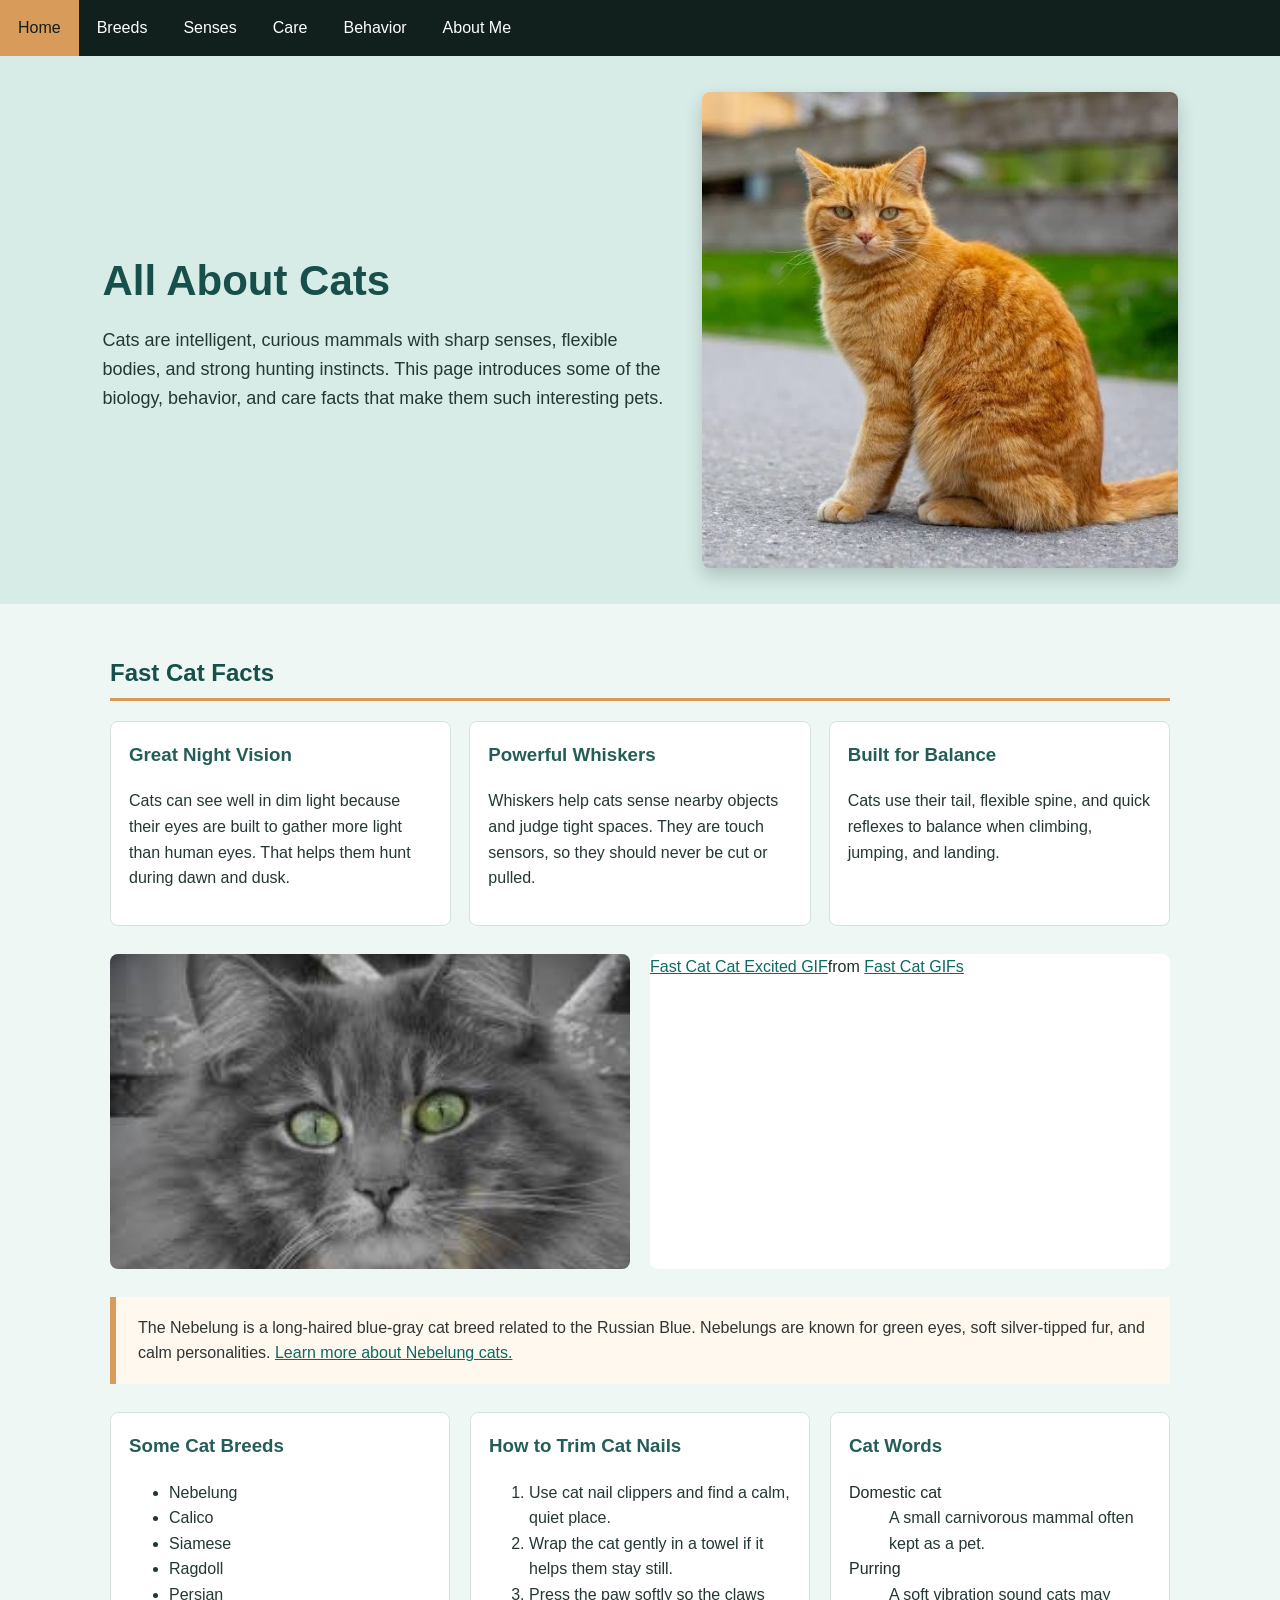
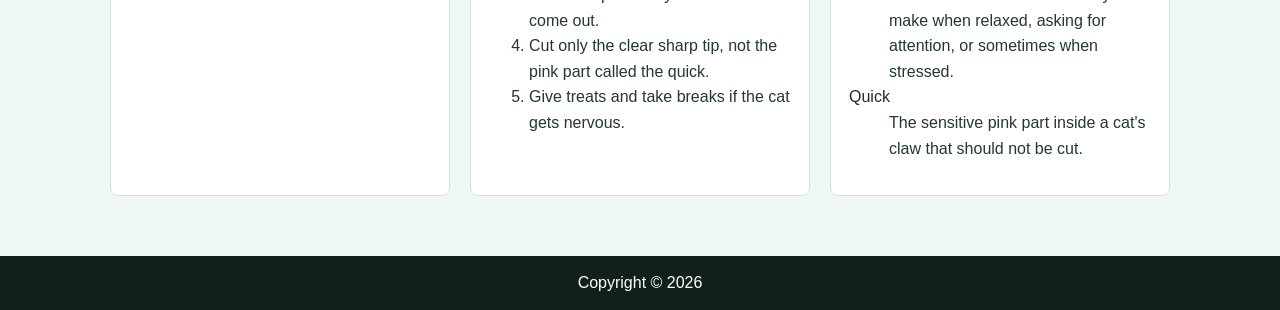
<file: index.html>
<!DOCTYPE html>
<html lang="en">
	<head>
		<meta charset="UTF-8">
		<meta name="viewport" content="width=device-width, initial-scale=1.0">
		<title>Home | Cat Facts</title>
		<link rel="stylesheet" href="css/style.css">
		<link rel="icon" type="image/ico" href="images/favicon.ico">
		<style>
			body{
				margin: 0;
				background-color: #eef7f3;
				color: #1f2d2b;
				font-family: Arial, Helvetica, sans-serif;
				line-height: 1.6;
			}

			.hero{
				display: grid;
				grid-template-columns: 1.2fr 1fr;
				gap: 28px;
				align-items: center;
				padding: 36px 8%;
				background-color: #d7ece7;
			}

			.hero img{
				width: 100%;
				border-radius: 8px;
				box-shadow: 0 8px 18px rgba(0, 0, 0, 0.18);
			}

			.hero h1{
				margin: 0 0 12px;
				background-color: transparent;
				color: #174f4a;
				text-align: left;
				font-size: 42px;
			}

			.hero p{
				margin: 0;
				color: #243735;
				font-size: 18px;
			}

			main{
				max-width: 1100px;
				margin: 0 auto;
				padding: 30px 20px;
			}

			.section-title{
				color: #174f4a;
				border-bottom: 3px solid #d89b59;
				padding-bottom: 6px;
			}

			.fact-grid{
				display: grid;
				grid-template-columns: repeat(3, 1fr);
				gap: 18px;
			}

			.fact-card{
				background-color: white;
				border: 1px solid #d7e2df;
				border-radius: 8px;
				padding: 18px;
			}

			.fact-card h3{
				margin-top: 0;
				color: #245d57;
			}

			.fact-card p,
			.info-section p,
			.info-section li,
			.info-section dd{
				color: #243735;
			}

			.media-row{
				display: grid;
				grid-template-columns: 1fr 1fr;
				gap: 20px;
				align-items: stretch;
				margin: 28px 0;
			}

			.media-row img{
				width: 100%;
				height: 315px;
				border: 0;
				border-radius: 8px;
				object-fit: cover;
			}

			.gif-embed{
				background-color: white;
				border-radius: 8px;
				overflow: hidden;
				min-height: 315px;
			}

			blockquote{
				margin: 28px 0;
				padding: 18px 22px;
				background-color: #fff8ef;
				border-left: 6px solid #d89b59;
				color: #2f3533;
			}

			.info-columns{
				display: grid;
				grid-template-columns: repeat(3, 1fr);
				gap: 20px;
			}

			.info-section{
				background-color: white;
				border: 1px solid #d7e2df;
				border-radius: 8px;
				padding: 18px;
			}

			.info-section h3{
				margin-top: 0;
				color: #245d57;
			}

			a{
				color: #0b6b61;
			}

			a:hover{
				text-decoration: underline;
			}

			@media (max-width: 800px){
				.hero,
				.fact-grid,
				.media-row,
				.info-columns{
					grid-template-columns: 1fr;
				}

				.hero h1{
					font-size: 32px;
				}
			}
		</style>
	</head>
	<body>
		<ul id="nav">
			<li class="navLi"><a class="navA active" href="index.html">Home</a></li>
			<li class="navLi"><a class="navA" href="page2.html">Breeds</a></li>
			<li class="navLi"><a class="navA" href="page4.html">Senses</a></li>
			<li class="navLi"><a class="navA" href="page5.html">Care</a></li>
			<li class="navLi"><a class="navA" href="page6.html">Behavior</a></li>
			<li class="navLi"><a class="navA" href="page3.html">About Me</a></li>
		</ul>

		<header class="hero">
			<div>
				<h1>All About Cats</h1>
				<p>Cats are intelligent, curious mammals with sharp senses, flexible bodies, and strong hunting instincts. This page introduces some of the biology, behavior, and care facts that make them such interesting pets.</p>
			</div>
			<img src="images/cat.jpeg" alt="Orange tabby cat sitting outside">
		</header>

		<main>
			<section>
				<h2 class="section-title">Fast Cat Facts</h2>
				<div class="fact-grid">
					<article class="fact-card">
						<h3>Great Night Vision</h3>
						<p>Cats can see well in dim light because their eyes are built to gather more light than human eyes. That helps them hunt during dawn and dusk.</p>
					</article>
					<article class="fact-card">
						<h3>Powerful Whiskers</h3>
						<p>Whiskers help cats sense nearby objects and judge tight spaces. They are touch sensors, so they should never be cut or pulled.</p>
					</article>
					<article class="fact-card">
						<h3>Built for Balance</h3>
						<p>Cats use their tail, flexible spine, and quick reflexes to balance when climbing, jumping, and landing.</p>
					</article>
				</div>
			</section>

			<section class="media-row">
				<img src="images/cats.jpeg" alt="Gray cat with green eyes">
				<div class="gif-embed">
					<div class="tenor-gif-embed" data-postid="3810046623898843035" data-share-method="host" data-aspect-ratio="1" data-width="100%"><a href="https://tenor.com/view/fast-cat-cat-excited-jumping-gif-3810046623898843035">Fast Cat Cat Excited GIF</a>from <a href="https://tenor.com/search/fast+cat-gifs">Fast Cat GIFs</a></div>
					<script type="text/javascript" async src="https://tenor.com/embed.js"></script>
				</div>
			</section>

			<blockquote>
				The Nebelung is a long-haired blue-gray cat breed related to the Russian Blue. Nebelungs are known for green eyes, soft silver-tipped fur, and calm personalities.
				<a href="https://en.wikipedia.org/wiki/Nebelung" target="_blank">Learn more about Nebelung cats.</a>
			</blockquote>

			<section class="info-columns">
				<div class="info-section">
					<h3>Some Cat Breeds</h3>
					<ul>
						<li>Nebelung</li>
						<li>Calico</li>
						<li>Siamese</li>
						<li>Ragdoll</li>
						<li>Persian</li>
					</ul>
				</div>

				<div class="info-section">
					<h3>How to Trim Cat Nails</h3>
					<ol>
						<li>Use cat nail clippers and find a calm, quiet place.</li>
						<li>Wrap the cat gently in a towel if it helps them stay still.</li>
						<li>Press the paw softly so the claws come out.</li>
						<li>Cut only the clear sharp tip, not the pink part called the quick.</li>
						<li>Give treats and take breaks if the cat gets nervous.</li>
					</ol>
				</div>

				<div class="info-section">
					<h3>Cat Words</h3>
					<dl>
						<dt>Domestic cat</dt>
						<dd>A small carnivorous mammal often kept as a pet.</dd>
						<dt>Purring</dt>
						<dd>A soft vibration sound cats may make when relaxed, asking for attention, or sometimes when stressed.</dd>
						<dt>Quick</dt>
						<dd>The sensitive pink part inside a cat's claw that should not be cut.</dd>
					</dl>
				</div>
			</section>
		</main>

		<footer>
			<p>Copyright &copy; 2026</p>
		</footer>
	</body>
</html>
</file>
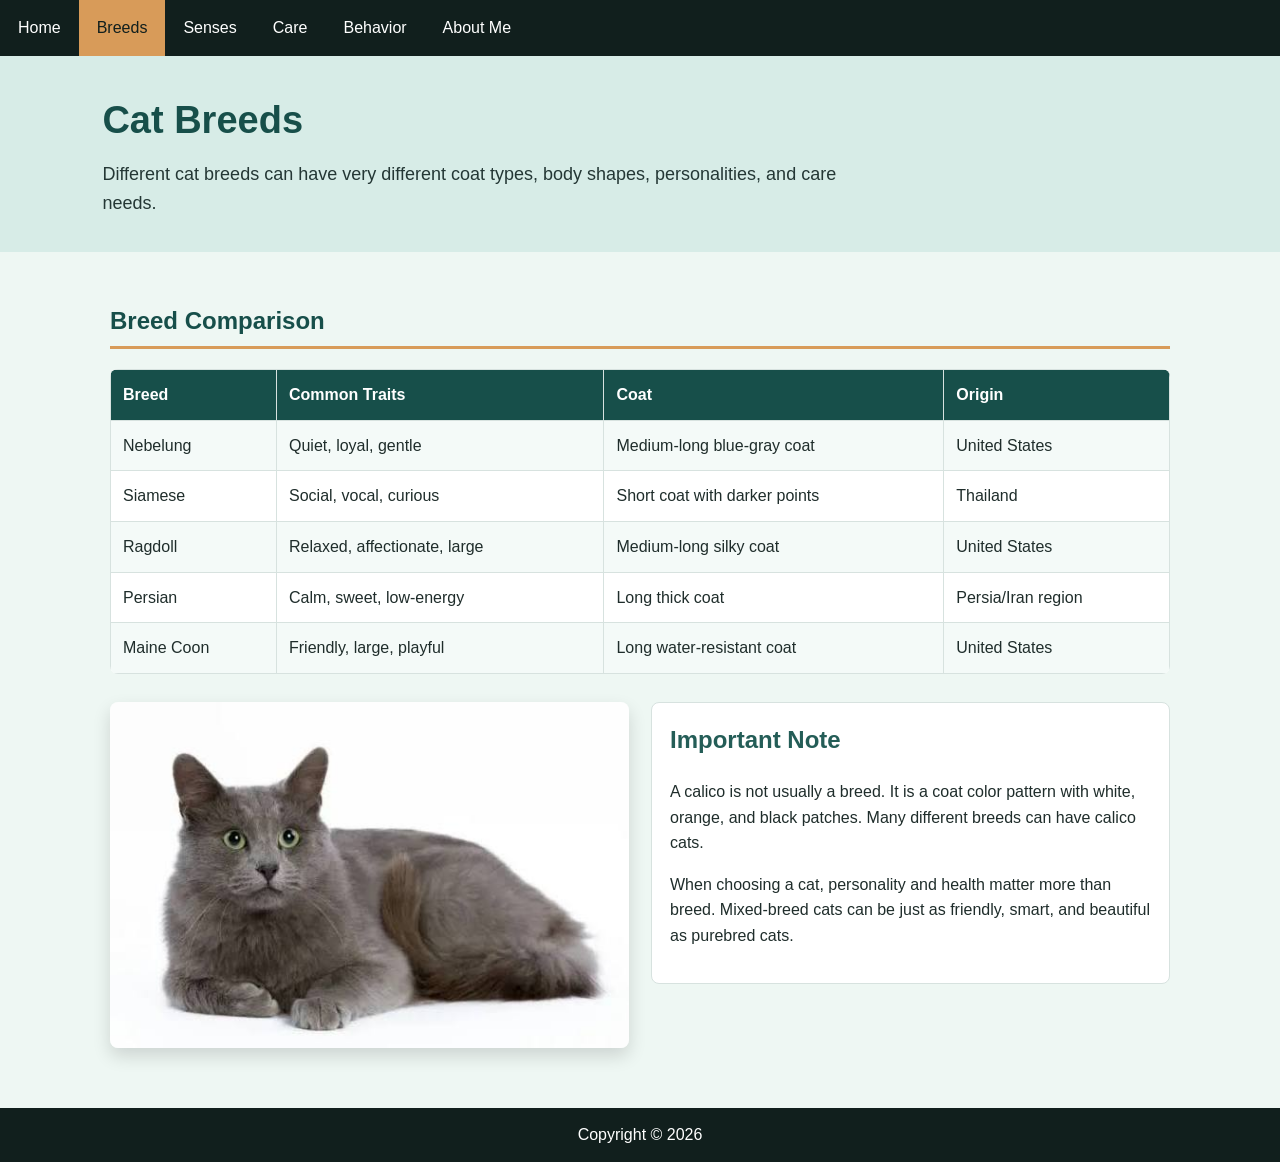
<file: page2.html>
<!DOCTYPE html>
<html lang="en">
	<head>
		<meta charset="UTF-8">
		<meta name="viewport" content="width=device-width, initial-scale=1.0">
		<title>Cat Breeds</title>
		<link rel="stylesheet" href="css/style.css">
		<link rel="icon" type="image/ico" href="images/favicon.ico">
	</head>
	<body>
		<ul id="nav">
			<li class="navLi"><a class="navA" href="index.html">Home</a></li>
			<li class="navLi"><a class="navA active" href="page2.html">Breeds</a></li>
			<li class="navLi"><a class="navA" href="page4.html">Senses</a></li>
			<li class="navLi"><a class="navA" href="page5.html">Care</a></li>
			<li class="navLi"><a class="navA" href="page6.html">Behavior</a></li>
			<li class="navLi"><a class="navA" href="page3.html">About Me</a></li>
		</ul>

		<header class="page-header">
			<h1>Cat Breeds</h1>
			<p>Different cat breeds can have very different coat types, body shapes, personalities, and care needs.</p>
		</header>

		<main>
			<section>
				<h2 class="section-title">Breed Comparison</h2>
				<table>
					<tr>
						<th>Breed</th>
						<th>Common Traits</th>
						<th>Coat</th>
						<th>Origin</th>
					</tr>
					<tr>
						<td>Nebelung</td>
						<td>Quiet, loyal, gentle</td>
						<td>Medium-long blue-gray coat</td>
						<td>United States</td>
					</tr>
					<tr>
						<td>Siamese</td>
						<td>Social, vocal, curious</td>
						<td>Short coat with darker points</td>
						<td>Thailand</td>
					</tr>
					<tr>
						<td>Ragdoll</td>
						<td>Relaxed, affectionate, large</td>
						<td>Medium-long silky coat</td>
						<td>United States</td>
					</tr>
					<tr>
						<td>Persian</td>
						<td>Calm, sweet, low-energy</td>
						<td>Long thick coat</td>
						<td>Persia/Iran region</td>
					</tr>
					<tr>
						<td>Maine Coon</td>
						<td>Friendly, large, playful</td>
						<td>Long water-resistant coat</td>
						<td>United States</td>
					</tr>
				</table>
			</section>

			<section class="two-column" style="margin-top: 28px;">
				<img class="feature-image" src="images/Nebelung-cat-header.jpeg" alt="Gray Nebelung cat lying down">
				<div class="card">
					<h2>Important Note</h2>
					<p>A calico is not usually a breed. It is a coat color pattern with white, orange, and black patches. Many different breeds can have calico cats.</p>
					<p>When choosing a cat, personality and health matter more than breed. Mixed-breed cats can be just as friendly, smart, and beautiful as purebred cats.</p>
				</div>
			</section>
		</main>

		<footer>
			<p>Copyright &copy; 2026</p>
		</footer>
	</body>
</html>
</file>
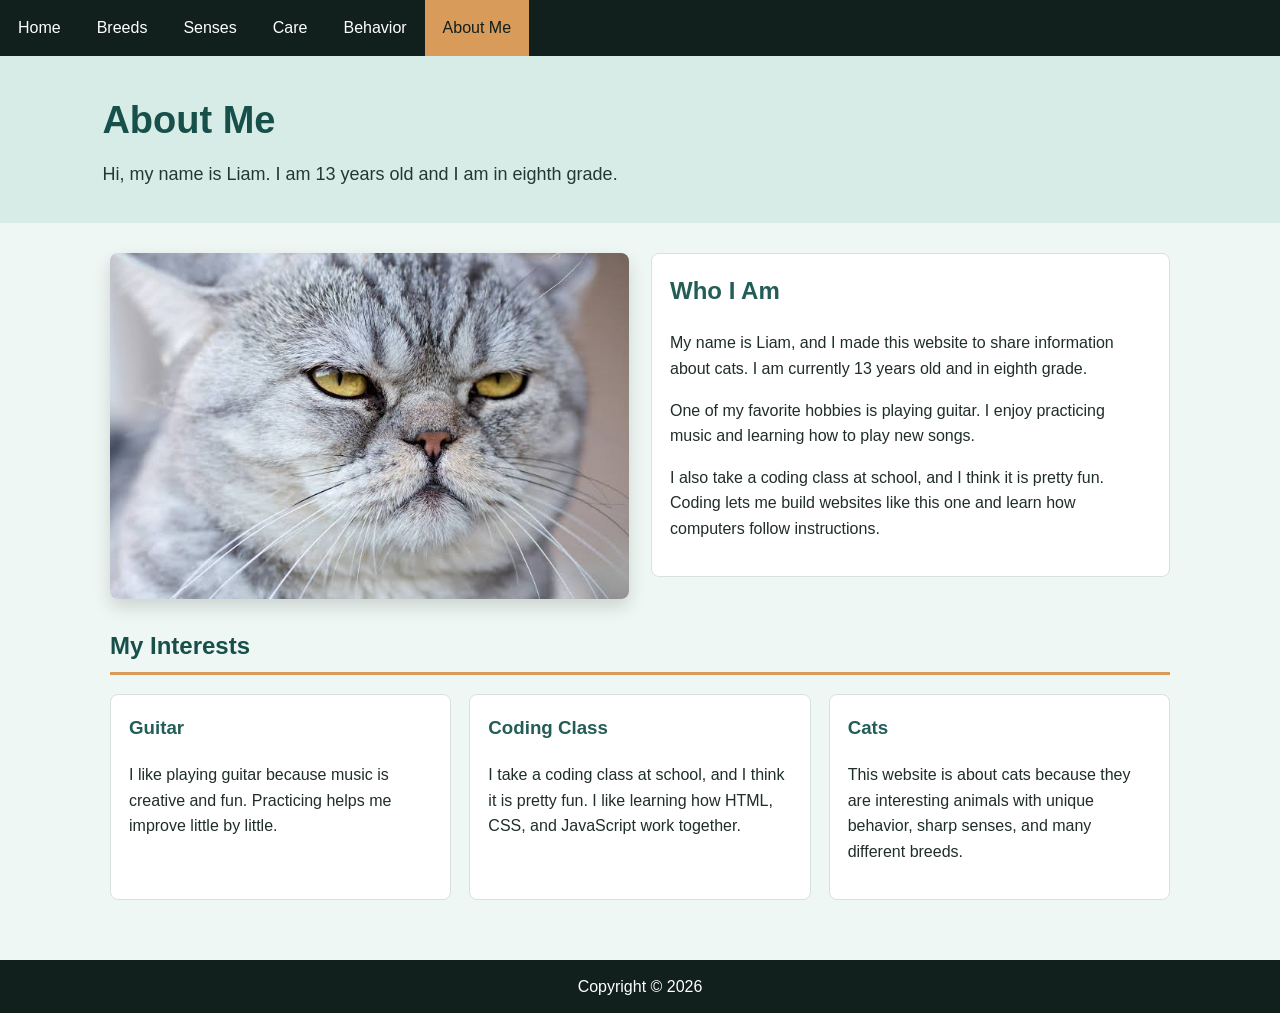
<file: page3.html>
<!DOCTYPE html>
<html lang="en">
	<head>
		<meta charset="UTF-8">
		<meta name="viewport" content="width=device-width, initial-scale=1.0">
		<title>About Me</title>
		<link rel="stylesheet" href="css/style.css">
		<link rel="icon" type="image/ico" href="images/favicon.ico">
	</head>
	<body>
		<ul id="nav">
			<li class="navLi"><a class="navA" href="index.html">Home</a></li>
			<li class="navLi"><a class="navA" href="page2.html">Breeds</a></li>
			<li class="navLi"><a class="navA" href="page4.html">Senses</a></li>
			<li class="navLi"><a class="navA" href="page5.html">Care</a></li>
			<li class="navLi"><a class="navA" href="page6.html">Behavior</a></li>
			<li class="navLi"><a class="navA active" href="page3.html">About Me</a></li>
		</ul>

		<header class="page-header">
			<h1>About Me</h1>
			<p>Hi, my name is Liam. I am 13 years old and I am in eighth grade.</p>
		</header>

		<main>
			<section class="two-column">
				<img class="feature-image" src="images/thing.jpeg" alt="Close-up of a gray cat face">
				<div class="card">
					<h2>Who I Am</h2>
					<p>My name is Liam, and I made this website to share information about cats. I am currently 13 years old and in eighth grade.</p>
					<p>One of my favorite hobbies is playing guitar. I enjoy practicing music and learning how to play new songs.</p>
					<p>I also take a coding class at school, and I think it is pretty fun. Coding lets me build websites like this one and learn how computers follow instructions.</p>
				</div>
			</section>

			<section style="margin-top: 28px;">
				<h2 class="section-title">My Interests</h2>
				<div class="grid">
					<article class="card">
						<h3>Guitar</h3>
						<p>I like playing guitar because music is creative and fun. Practicing helps me improve little by little.</p>
					</article>
					<article class="card">
						<h3>Coding Class</h3>
						<p>I take a coding class at school, and I think it is pretty fun. I like learning how HTML, CSS, and JavaScript work together.</p>
					</article>
					<article class="card">
						<h3>Cats</h3>
						<p>This website is about cats because they are interesting animals with unique behavior, sharp senses, and many different breeds.</p>
					</article>
				</div>
			</section>
		</main>

		<footer>
			<p>Copyright &copy; 2026</p>
		</footer>
	</body>
</html>
</file>
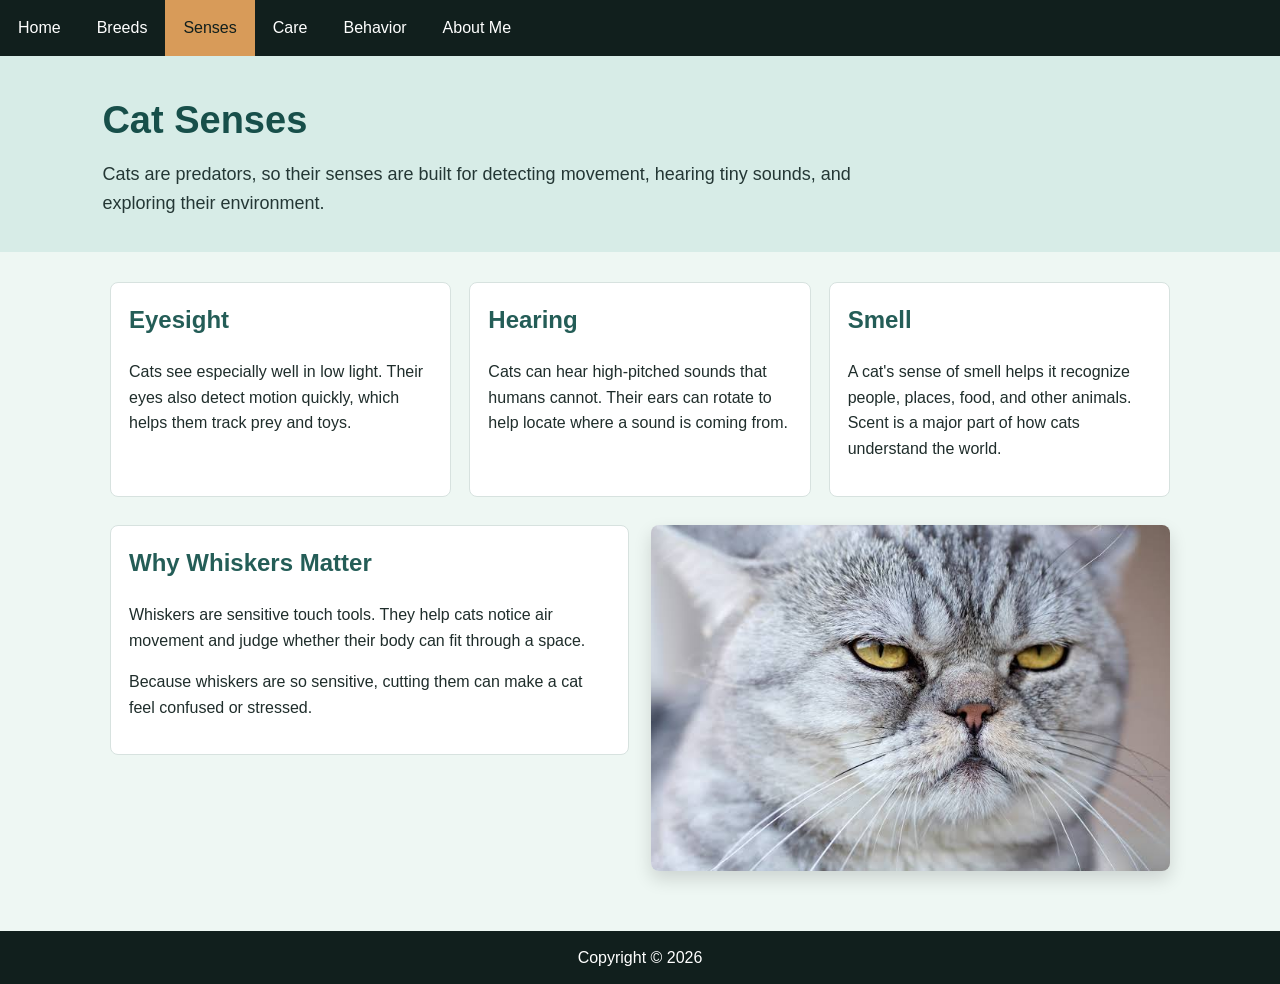
<file: page4.html>
<!DOCTYPE html>
<html lang="en">
	<head>
		<meta charset="UTF-8">
		<meta name="viewport" content="width=device-width, initial-scale=1.0">
		<title>Cat Senses</title>
		<link rel="stylesheet" href="css/style.css">
		<link rel="icon" type="image/ico" href="images/favicon.ico">
	</head>
	<body>
		<ul id="nav">
			<li class="navLi"><a class="navA" href="index.html">Home</a></li>
			<li class="navLi"><a class="navA" href="page2.html">Breeds</a></li>
			<li class="navLi"><a class="navA active" href="page4.html">Senses</a></li>
			<li class="navLi"><a class="navA" href="page5.html">Care</a></li>
			<li class="navLi"><a class="navA" href="page6.html">Behavior</a></li>
			<li class="navLi"><a class="navA" href="page3.html">About Me</a></li>
		</ul>

		<header class="page-header">
			<h1>Cat Senses</h1>
			<p>Cats are predators, so their senses are built for detecting movement, hearing tiny sounds, and exploring their environment.</p>
		</header>

		<main>
			<section class="grid">
				<article class="card">
					<h2>Eyesight</h2>
					<p>Cats see especially well in low light. Their eyes also detect motion quickly, which helps them track prey and toys.</p>
				</article>
				<article class="card">
					<h2>Hearing</h2>
					<p>Cats can hear high-pitched sounds that humans cannot. Their ears can rotate to help locate where a sound is coming from.</p>
				</article>
				<article class="card">
					<h2>Smell</h2>
					<p>A cat's sense of smell helps it recognize people, places, food, and other animals. Scent is a major part of how cats understand the world.</p>
				</article>
			</section>

			<section class="two-column" style="margin-top: 28px;">
				<div class="card">
					<h2>Why Whiskers Matter</h2>
					<p>Whiskers are sensitive touch tools. They help cats notice air movement and judge whether their body can fit through a space.</p>
					<p>Because whiskers are so sensitive, cutting them can make a cat feel confused or stressed.</p>
				</div>
				<img class="feature-image" src="images/thing.jpeg" alt="Close-up of a gray cat face">
			</section>
		</main>

		<footer>
			<p>Copyright &copy; 2026</p>
		</footer>
	</body>
</html>
</file>
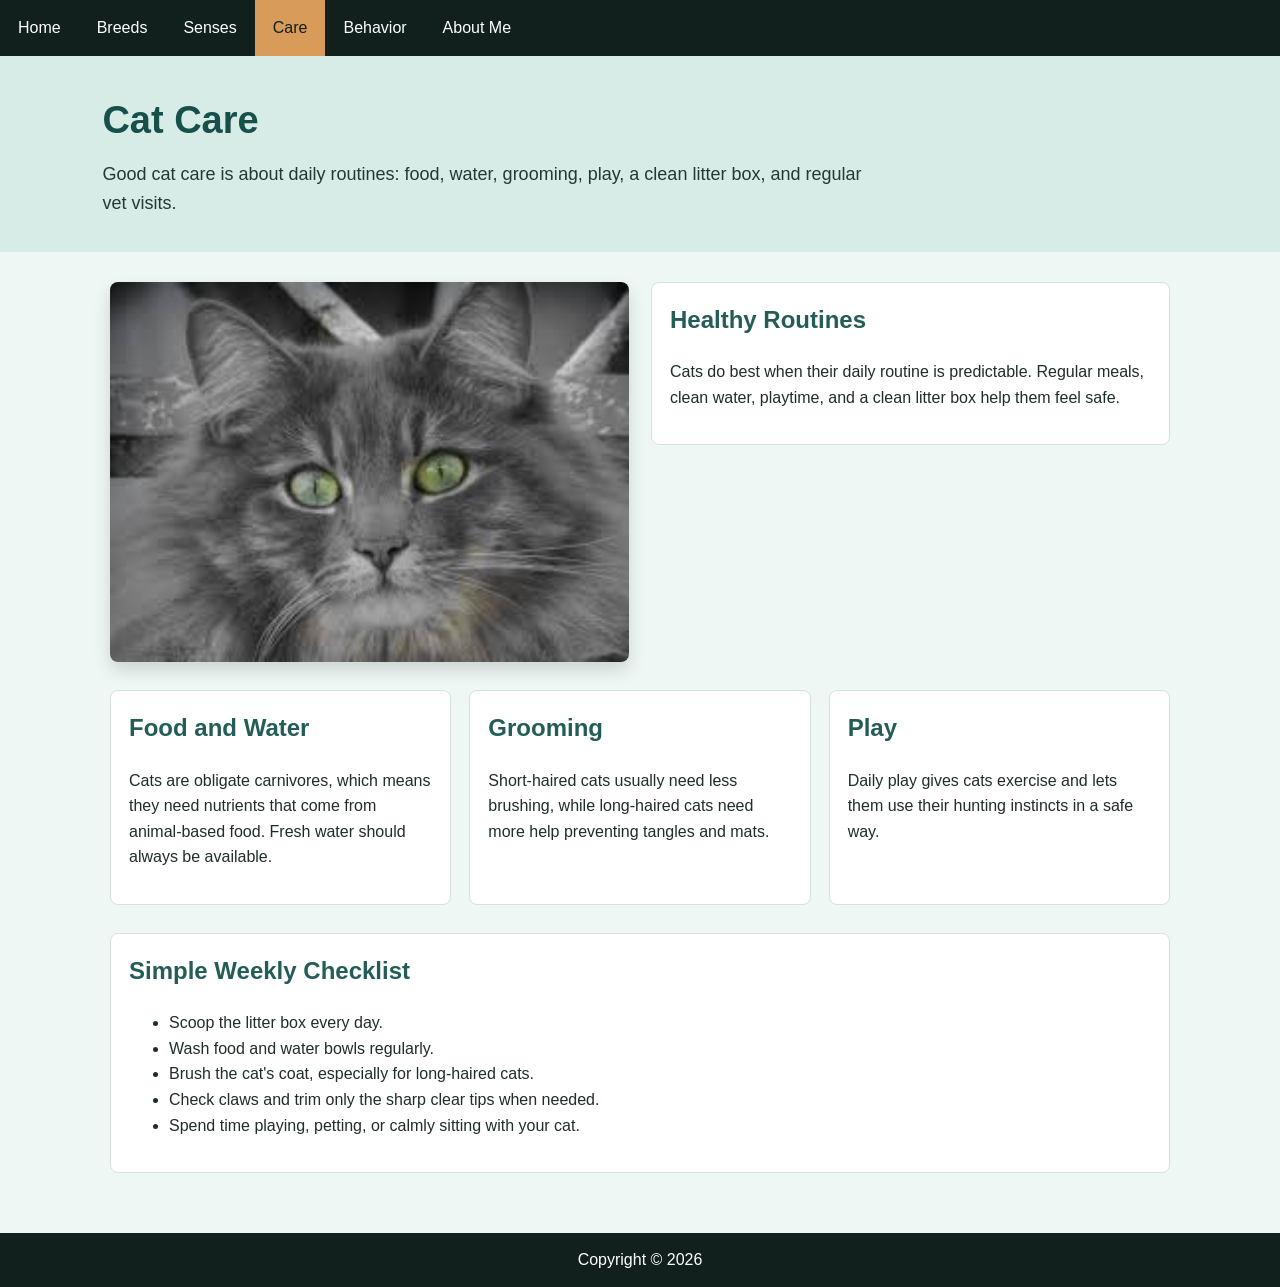
<file: page5.html>
<!DOCTYPE html>
<html lang="en">
	<head>
		<meta charset="UTF-8">
		<meta name="viewport" content="width=device-width, initial-scale=1.0">
		<title>Cat Care</title>
		<link rel="stylesheet" href="css/style.css">
		<link rel="icon" type="image/ico" href="images/favicon.ico">
	</head>
	<body>
		<ul id="nav">
			<li class="navLi"><a class="navA" href="index.html">Home</a></li>
			<li class="navLi"><a class="navA" href="page2.html">Breeds</a></li>
			<li class="navLi"><a class="navA" href="page4.html">Senses</a></li>
			<li class="navLi"><a class="navA active" href="page5.html">Care</a></li>
			<li class="navLi"><a class="navA" href="page6.html">Behavior</a></li>
			<li class="navLi"><a class="navA" href="page3.html">About Me</a></li>
		</ul>

		<header class="page-header">
			<h1>Cat Care</h1>
			<p>Good cat care is about daily routines: food, water, grooming, play, a clean litter box, and regular vet visits.</p>
		</header>

		<main>
			<section class="two-column" style="margin-bottom: 28px;">
				<img class="feature-image" src="images/cats.jpeg" alt="Gray cat with green eyes">
				<div class="card">
					<h2>Healthy Routines</h2>
					<p>Cats do best when their daily routine is predictable. Regular meals, clean water, playtime, and a clean litter box help them feel safe.</p>
				</div>
			</section>

			<section class="grid">
				<article class="card">
					<h2>Food and Water</h2>
					<p>Cats are obligate carnivores, which means they need nutrients that come from animal-based food. Fresh water should always be available.</p>
				</article>
				<article class="card">
					<h2>Grooming</h2>
					<p>Short-haired cats usually need less brushing, while long-haired cats need more help preventing tangles and mats.</p>
				</article>
				<article class="card">
					<h2>Play</h2>
					<p>Daily play gives cats exercise and lets them use their hunting instincts in a safe way.</p>
				</article>
			</section>

			<section class="card" style="margin-top: 28px;">
				<h2>Simple Weekly Checklist</h2>
				<ul>
					<li>Scoop the litter box every day.</li>
					<li>Wash food and water bowls regularly.</li>
					<li>Brush the cat's coat, especially for long-haired cats.</li>
					<li>Check claws and trim only the sharp clear tips when needed.</li>
					<li>Spend time playing, petting, or calmly sitting with your cat.</li>
				</ul>
			</section>
		</main>

		<footer>
			<p>Copyright &copy; 2026</p>
		</footer>
	</body>
</html>
</file>
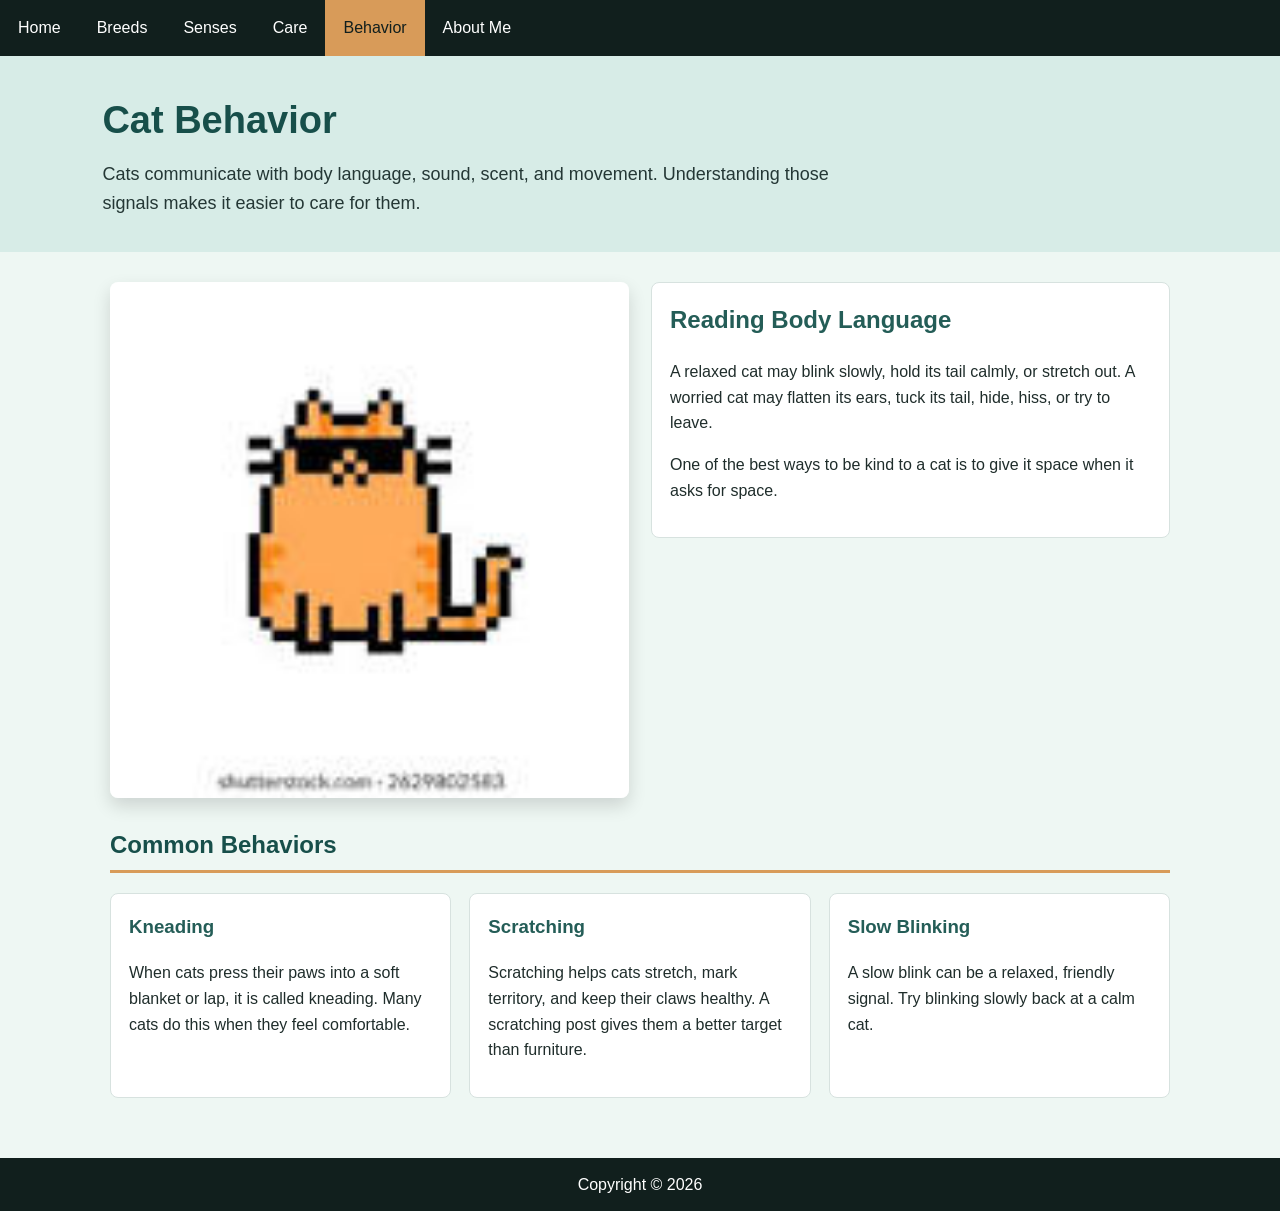
<file: page6.html>
<!DOCTYPE html>
<html lang="en">
	<head>
		<meta charset="UTF-8">
		<meta name="viewport" content="width=device-width, initial-scale=1.0">
		<title>Cat Behavior</title>
		<link rel="stylesheet" href="css/style.css">
		<link rel="icon" type="image/ico" href="images/favicon.ico">
	</head>
	<body>
		<ul id="nav">
			<li class="navLi"><a class="navA" href="index.html">Home</a></li>
			<li class="navLi"><a class="navA" href="page2.html">Breeds</a></li>
			<li class="navLi"><a class="navA" href="page4.html">Senses</a></li>
			<li class="navLi"><a class="navA" href="page5.html">Care</a></li>
			<li class="navLi"><a class="navA active" href="page6.html">Behavior</a></li>
			<li class="navLi"><a class="navA" href="page3.html">About Me</a></li>
		</ul>

		<header class="page-header">
			<h1>Cat Behavior</h1>
			<p>Cats communicate with body language, sound, scent, and movement. Understanding those signals makes it easier to care for them.</p>
		</header>

		<main>
			<section class="two-column">
				<img class="feature-image" src="images/Unknown.jpg" alt="Pixel art orange cat">
				<div class="card">
					<h2>Reading Body Language</h2>
					<p>A relaxed cat may blink slowly, hold its tail calmly, or stretch out. A worried cat may flatten its ears, tuck its tail, hide, hiss, or try to leave.</p>
					<p>One of the best ways to be kind to a cat is to give it space when it asks for space.</p>
				</div>
			</section>

			<section style="margin-top: 28px;">
				<h2 class="section-title">Common Behaviors</h2>
				<div class="grid">
					<article class="card">
						<h3>Kneading</h3>
						<p>When cats press their paws into a soft blanket or lap, it is called kneading. Many cats do this when they feel comfortable.</p>
					</article>
					<article class="card">
						<h3>Scratching</h3>
						<p>Scratching helps cats stretch, mark territory, and keep their claws healthy. A scratching post gives them a better target than furniture.</p>
					</article>
					<article class="card">
						<h3>Slow Blinking</h3>
						<p>A slow blink can be a relaxed, friendly signal. Try blinking slowly back at a calm cat.</p>
					</article>
				</div>
			</section>
		</main>

		<footer>
			<p>Copyright &copy; 2026</p>
		</footer>
	</body>
</html>
</file>
<file: css/style.css>
*{
	box-sizing: border-box;
}

body{
	margin: 0;
	background-color: #eef7f3;
	color: #1f2d2b;
	font-family: Arial, Helvetica, sans-serif;
	line-height: 1.6;
}

#nav{
	display: flex;
	flex-wrap: wrap;
	list-style-type: none;
	margin: 0;
	padding: 0;
	background-color: #111f1d;
}

.navLi{
	margin: 0;
}

.navA{
	color: white;
	text-decoration: none;
	display: block;
	padding: 15px 18px;
}

.navA:hover{
	text-decoration: none;
	background-color: #25665f;
}

.active{
	background-color: #d89b59;
	color: #111f1d;
}

.page-header{
	padding: 34px 8%;
	background-color: #d7ece7;
}

.page-header h1{
	margin: 0 0 10px;
	color: #174f4a;
	font-size: 38px;
}

.page-header p{
	max-width: 760px;
	margin: 0;
	font-size: 18px;
	color: #243735;
}

main{
	max-width: 1100px;
	margin: 0 auto;
	padding: 30px 20px;
}

.section-title{
	color: #174f4a;
	border-bottom: 3px solid #d89b59;
	padding-bottom: 6px;
}

.grid{
	display: grid;
	grid-template-columns: repeat(3, 1fr);
	gap: 18px;
}

.two-column{
	display: grid;
	grid-template-columns: 1fr 1fr;
	gap: 22px;
	align-items: start;
}

.card{
	background-color: white;
	border: 1px solid #d7e2df;
	border-radius: 8px;
	padding: 18px;
}

.card h2,
.card h3{
	margin-top: 0;
	color: #245d57;
}

.feature-image{
	width: 100%;
	border-radius: 8px;
	object-fit: cover;
	box-shadow: 0 8px 18px rgba(0, 0, 0, 0.14);
}

table{
	width: 100%;
	border-collapse: collapse;
	background-color: white;
	border-radius: 8px;
	overflow: hidden;
}

th,
td{
	border: 1px solid #d7e2df;
	padding: 12px;
	text-align: left;
}

th{
	background-color: #174f4a;
	color: white;
}

tr:nth-child(even){
	background-color: #f4faf8;
}

a{
	color: #0b6b61;
}

footer{
	background-color: #111f1d;
	color: white;
	text-align: center;
	width: 100%;
	padding: 14px;
	margin-top: 30px;
}

footer p{
	margin: 0;
}

@media (max-width: 800px){
	.grid,
	.two-column{
		grid-template-columns: 1fr;
	}

	.page-header h1{
		font-size: 30px;
	}
}
</file>
